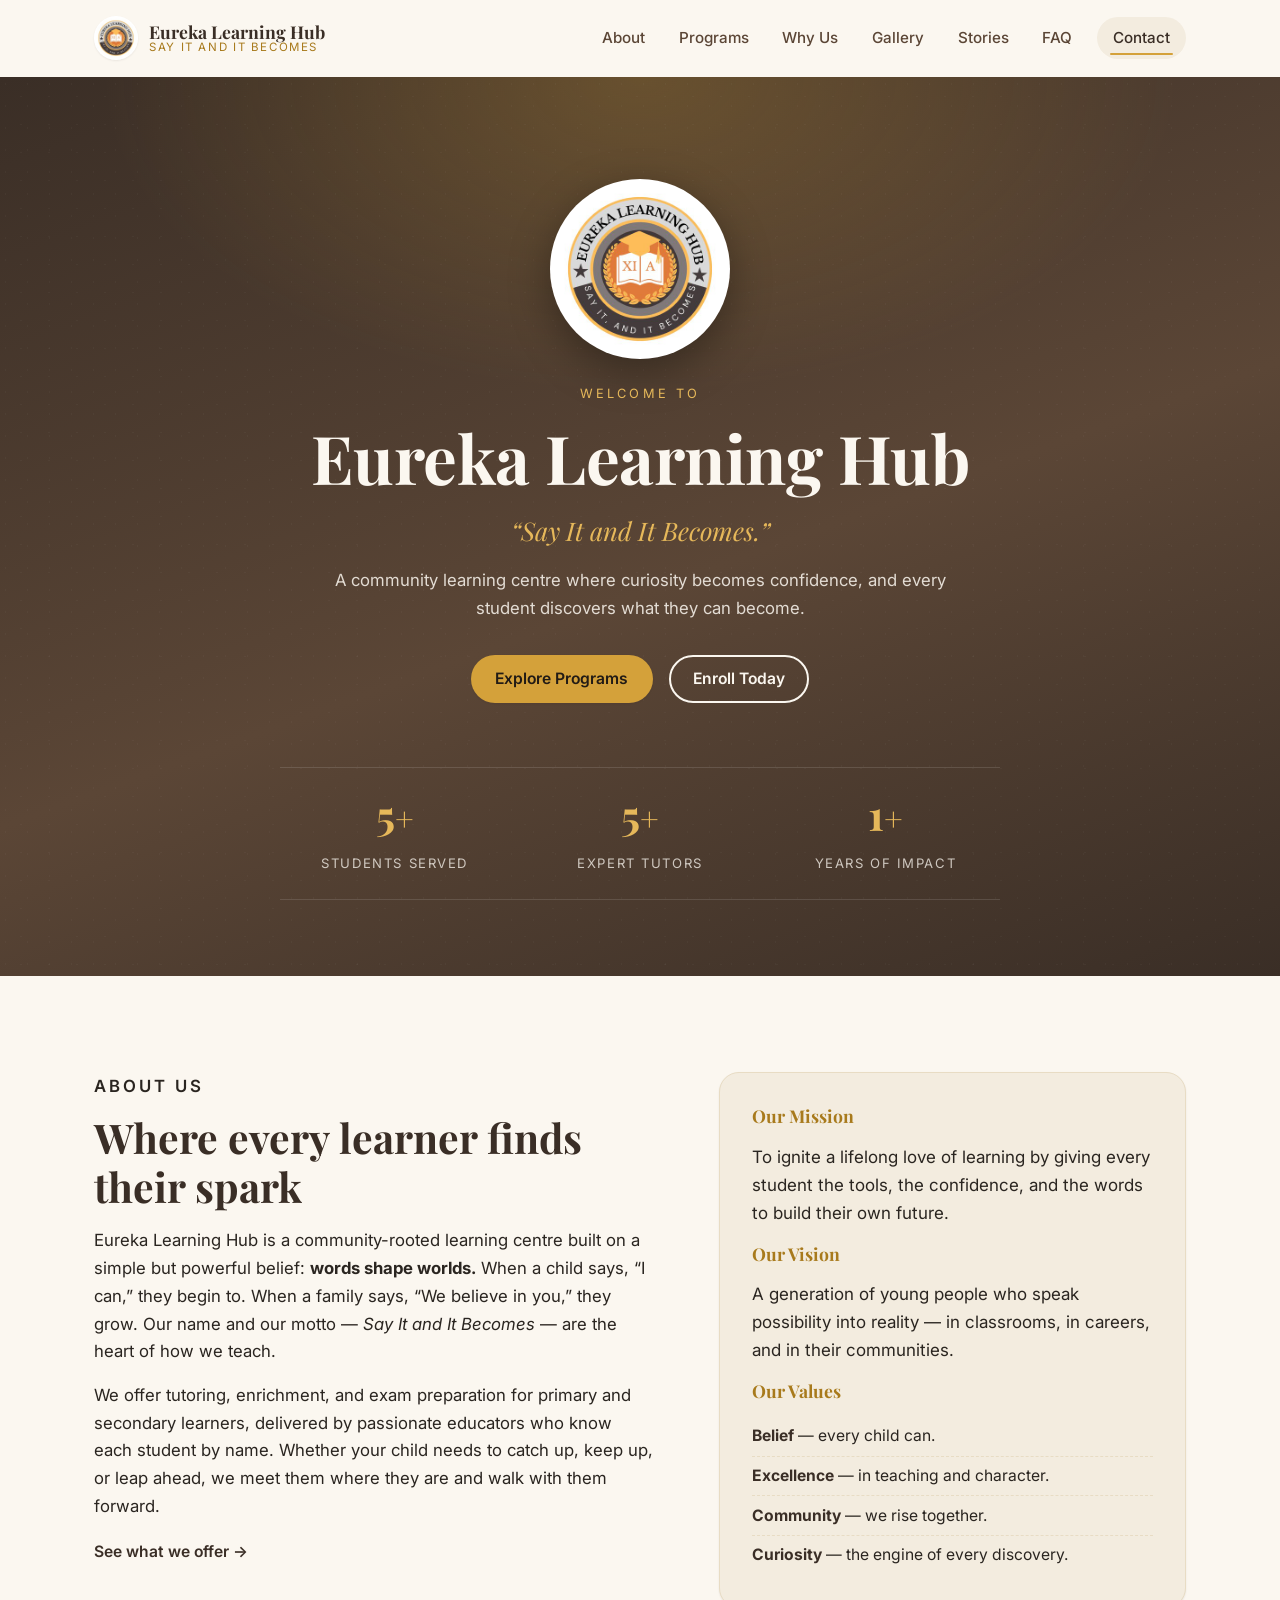
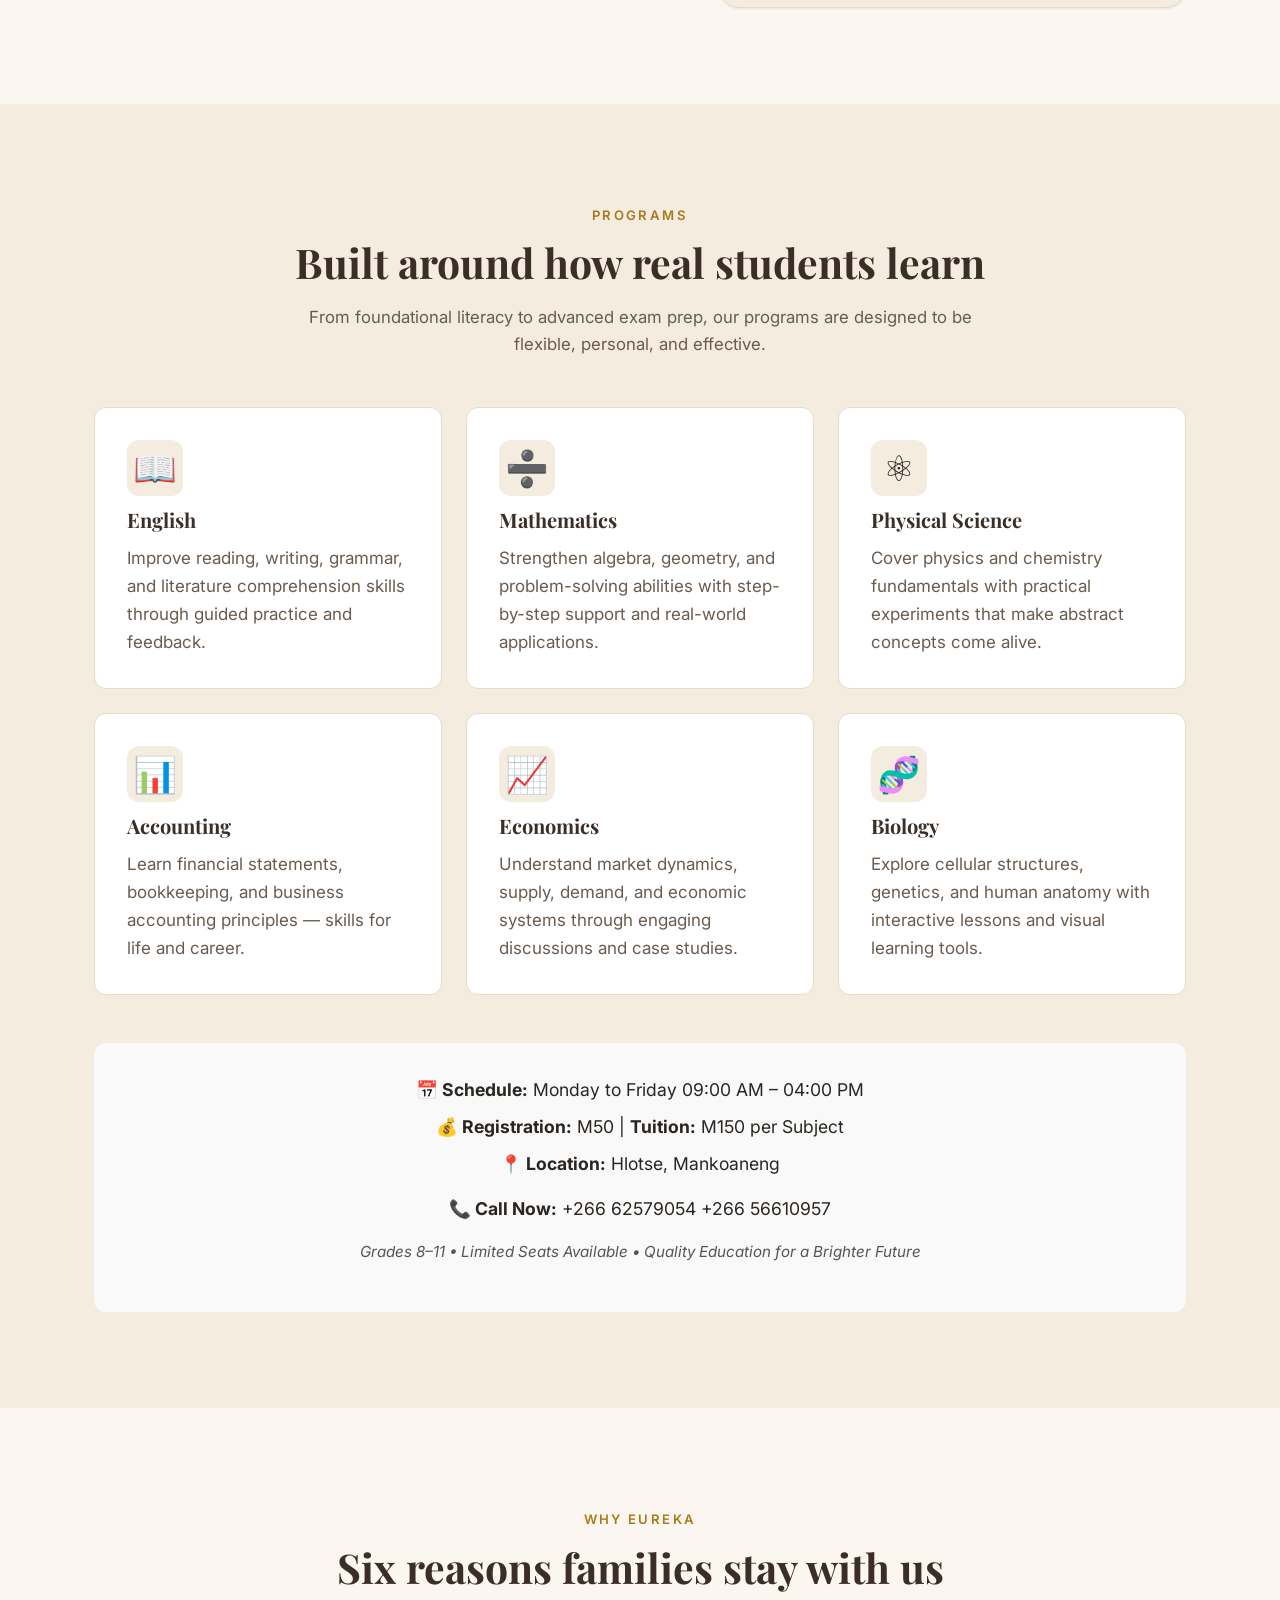
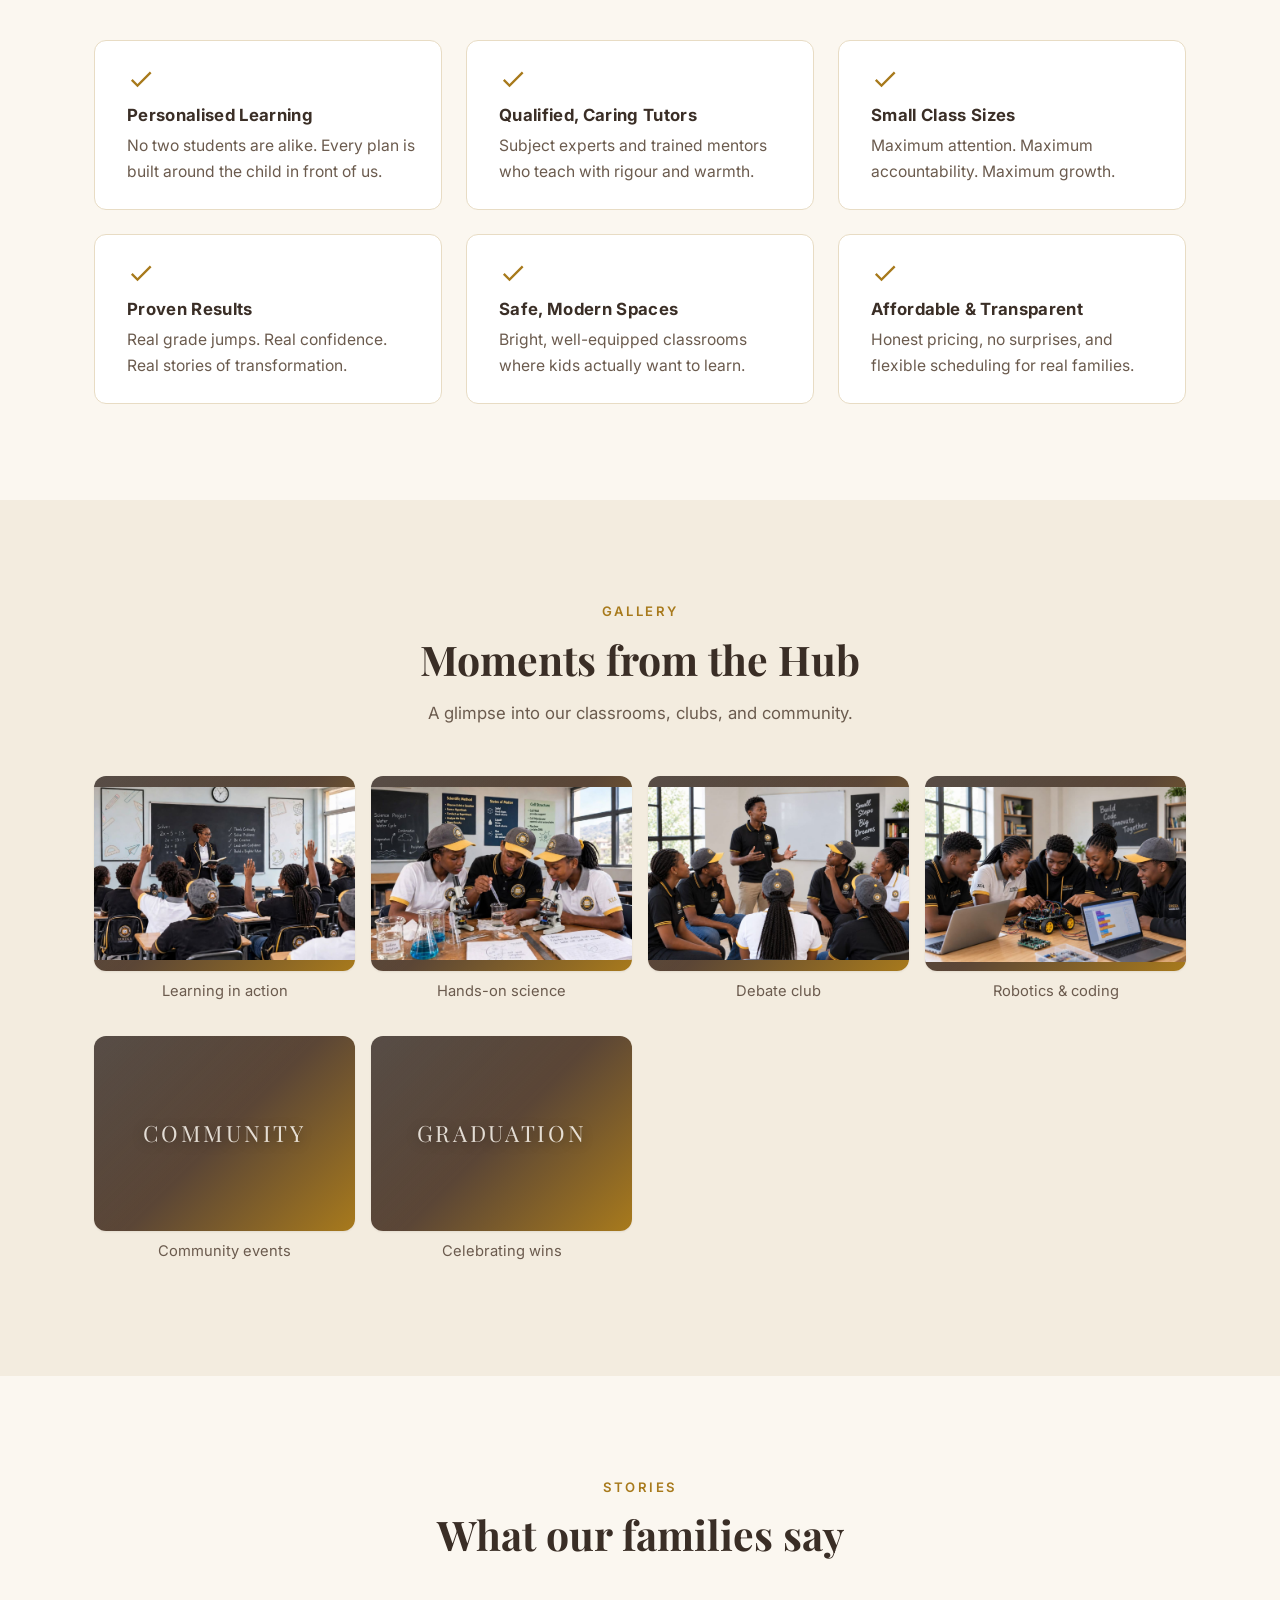
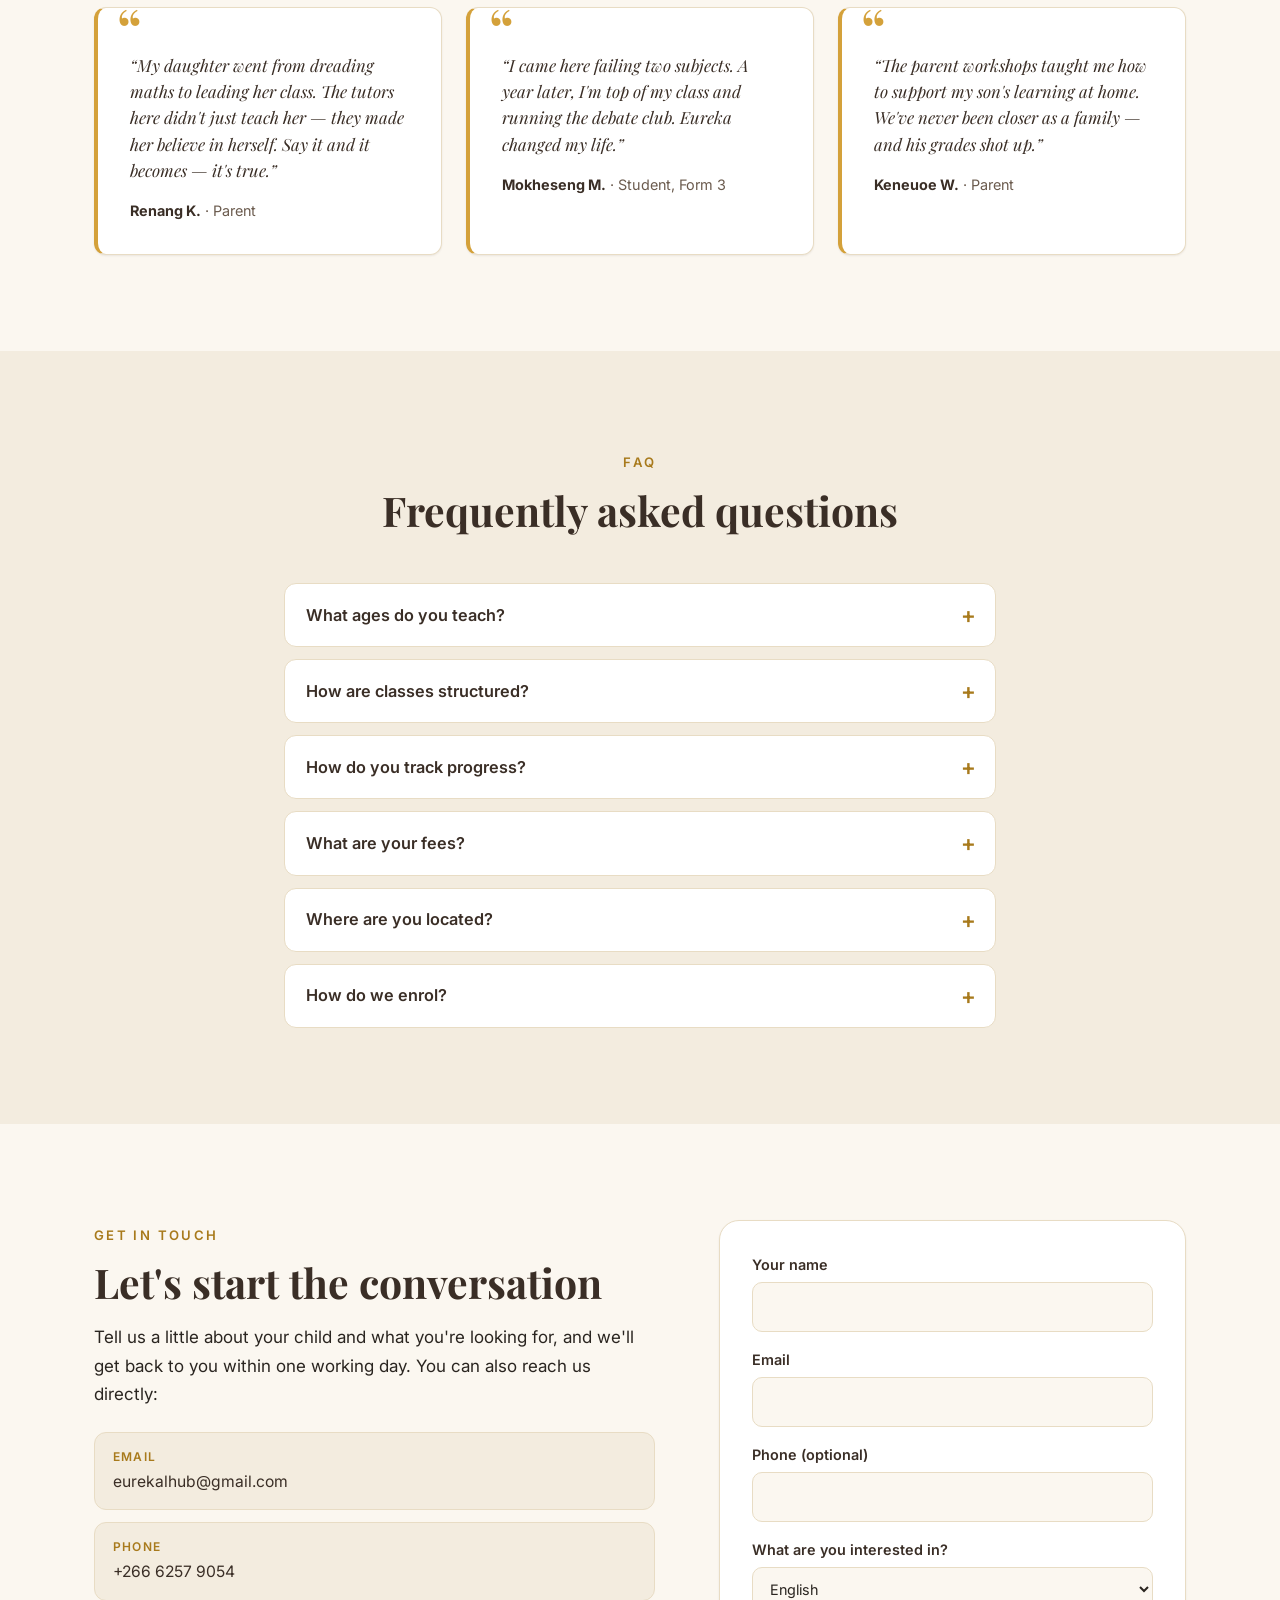
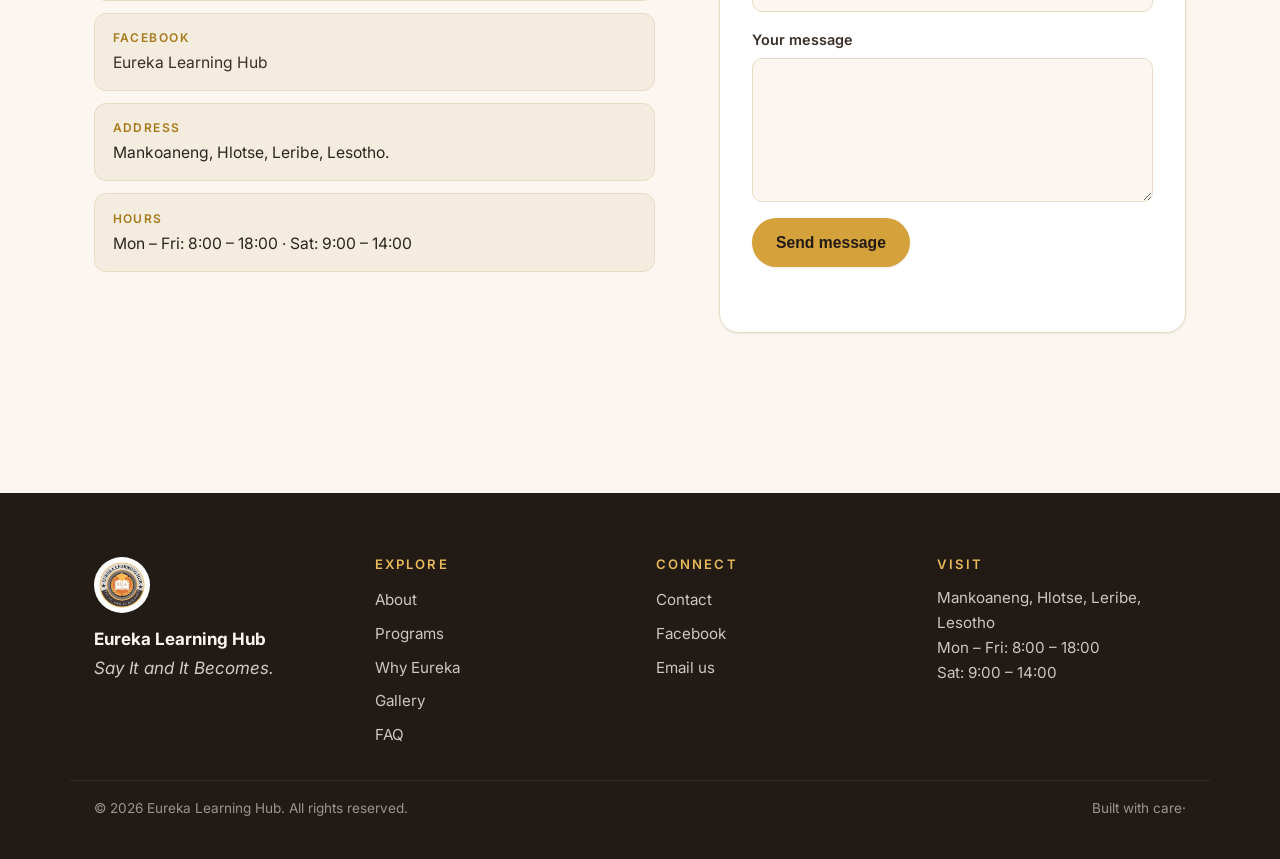
<file: index.html>
<!DOCTYPE html>
<!--
  ==============================================================================
  Eureka Learning Hub — Official Website
  ==============================================================================
  Author:        Eureka Learning Hub web team
  License:       MIT
  Stack:         Pure HTML5 + CSS3 + vanilla JavaScript (zero build step)
  Hosting:       GitHub Pages (static)
  Repo:          https://github.com/Chaka12/eureka-learning-hub
  Live site:     https://chaka12.github.io/Chaka12/eureka-learning-hub

  ==============================================================================
-->
<html lang="en">
<head>
  <!-- ==================== META / SEO ==================== -->
  <meta charset="UTF-8" />
  <meta name="viewport" content="width=device-width, initial-scale=1.0" />
  <meta name="theme-color" content="#3a2e26" />

  <!-- Primary SEO tags — update the description to match your school’s copy. -->
  <title>Eureka Learning Hub | Say It and It Becomes</title>
  <meta
    name="description"
    content="Eureka Learning Hub is a community learning centre where students discover, grow, and achieve. Tutoring, enrichment, and exam prep — say it and it becomes."
  />
  <meta name="keywords" content="Eureka Learning Hub, tutoring, after-school, learning centre, exam prep, enrichment, education" />
  <meta name="author" content="Eureka Learning Hub" />
  <link rel="canonical" href="https://chaka12.github.io/eureka-learning-hub/" />

  <!-- Open Graph (Facebook, LinkedIn, WhatsApp preview) -->
  <meta property="og:type" content="website" />
  <meta property="og:title" content="Eureka Learning Hub | Say It and It Becomes" />
  <meta property="og:description" content="A community learning centre where students discover, grow, and achieve." />
  <meta property="og:image" content="assets/images/og-image.jpg" />
  <meta property="og:url" content="https://chaka.github.io/eureka-learning-hub/" />
  <meta property="og:site_name" content="Eureka Learning Hub" />

  <!-- Twitter card -->
  <meta name="twitter:card" content="summary_large_image" />
  <meta name="twitter:title" content="Eureka Learning Hub | Say It and It Becomes" />
  <meta name="twitter:description" content="A community learning centre where students discover, grow, and achieve." />
  <meta name="twitter:image" content="assets/images/og-image.jpg" />

  <!-- Favicons (multiple sizes for different devices) -->
  <link rel="icon" type="image/png" sizes="32x32" href="assets/images/favicon-32.png" />
  <link rel="apple-touch-icon" href="assets/images/apple-touch-icon.png" />

  <!-- Fonts: preconnect to Google Fonts then load a classic + display pair
       that matches the academic feel of the logo. -->
  <link rel="preconnect" href="https://fonts.googleapis.com" />
  <link rel="preconnect" href="https://fonts.gstatic.com" crossorigin />
  <link
    href="https://fonts.googleapis.com/css2?family=Playfair+Display:wght@600;700;900&family=Inter:wght@400;500;600;700&display=swap"
    rel="stylesheet"
  />

  <!-- Our single stylesheet — all theming, layout, and responsive rules. -->
  <link rel="stylesheet" href="assets/css/style.css" />

  <!-- Structured data: helps Google display a rich result for the school. -->
  <script type="application/ld+json">
  {
    "@context": "https://schema.org",
    "@type": "EducationalOrganization",
    "name": "Eureka Learning Hub",
    "url": "https://chaka12.github.io/eureka-learning-hub/",
    "logo": "https://chaka12.github.io/eureka-learning-hub/assets/images/logo-400.jpg",
    "description": "A community learning centre where students discover, grow, and achieve.",
    "sameAs": [
      "https://www.facebook.com/profile.php?id=61590815549113"
    ]
  }
  </script>
</head>

<body>
  <!-- ====================================================================
       SKIP LINK — accessibility helper so keyboard users can jump to main.
       Visually hidden until focused.
       ==================================================================== -->
  <a class="skip-link" href="#main">Skip to main content</a>

  <!-- ====================================================================
       HEADER + NAVIGATION
       Sticky on scroll, mobile hamburger toggle handled in main.js.
       ==================================================================== -->
  <header class="site-header" id="site-header">
    <div class="container header-inner">
      <!-- Brand: logo + wordmark. Clicking it returns to top. -->
      <a href="#top" class="brand" aria-label="Eureka Learning Hub — home">
        <img
          src="assets/images/logo-200.jpg"
          alt="Eureka Learning Hub logo"
          class="brand-logo"
          width="48"
          height="48"
        />
        <span class="brand-text">
          <span class="brand-name">Eureka Learning Hub</span>
          <span class="brand-tag">Say It and It Becomes</span>
        </span>
      </a>

      <!-- Primary navigation. aria-expanded toggled by JS for mobile menu. -->
      <button
        class="nav-toggle"
        id="nav-toggle"
        aria-expanded="false"
        aria-controls="primary-nav"
        aria-label="Open menu"
      >
        <span class="nav-toggle-bar"></span>
        <span class="nav-toggle-bar"></span>
        <span class="nav-toggle-bar"></span>
      </button>

      <nav class="primary-nav" id="primary-nav" aria-label="Primary">
        <ul>
          <li><a href="#about">About</a></li>
          <li><a href="#programs">Programs</a></li>
          <li><a href="#why">Why Us</a></li>
          <li><a href="#gallery">Gallery</a></li>
          <li><a href="#testimonials">Stories</a></li>
          <li><a href="#faq">FAQ</a></li>
          <li><a href="#contact" class="nav-cta">Contact</a></li>
        </ul>
      </nav>
    </div>
  </header>

  <main id="main">
    <!-- ================================================================
         HERO
         Top-of-page anchor. Uses a CSS gradient that matches the logo's
         gold/brown palette so the page feels branded even before the
         user sees the logo image.
         ================================================================ -->
    <section class="hero" id="top">
      <div class="hero-bg" aria-hidden="true"></div>
      <div class="container hero-inner">
        <img
          src="assets/images/logo-400.jpg"
          alt="Eureka Learning Hub seal"
          class="hero-logo"
          width="200"
          height="200"
          loading="eager"
        />
        <p class="hero-eyebrow">Welcome to</p>
        <h1 class="hero-title">Eureka Learning Hub</h1>
        <p class="hero-tagline">“Say It and It Becomes.”</p>
        <p class="hero-sub">
          A community learning centre where curiosity becomes confidence, and
          every student discovers what they can become.
        </p>
        <div class="hero-actions">
          <a href="#programs" class="btn btn-primary">Explore Programs</a>
          <a href="#contact" class="btn btn-ghost">Enroll Today</a>
        </div>

        <!-- Quick stats — pure CSS animation on scroll, no JS lib needed. -->
        <ul class="hero-stats" aria-label="At a glance">
          <li>
            <span class="stat-num" data-count="5">0</span><span class="stat-plus">+</span>
            <span class="stat-label">Students Served</span>
          </li>
          <li>
            <span class="stat-num" data-count="5">0</span><span class="stat-plus">+</span>
            <span class="stat-label">Expert Tutors</span>
          </li>
          <li>
            <span class="stat-num" data-count="1">0</span><span class="stat-plus">+</span>
            <span class="stat-label">Years of Impact</span>
          </li>
        </ul>
      </div>
    </section>

    <!-- ================================================================
         ABOUT
         Two-column on desktop, stacked on mobile. Image is a soft
         decorative panel that can be swapped for a real photo.
         ================================================================ -->
    <section class="section about" id="about">
      <div class="container two-col">
        <div class="about-text">
          <p class="section-eyebrow">About Us</p>
          <h2 class="section-title">Where every learner finds their spark</h2>
          <p>
            Eureka Learning Hub is a community-rooted learning centre built on a
            simple but powerful belief: <strong>words shape worlds.</strong> When
            a child says, “I can,” they begin to. When a family says, “We
            believe in you,” they grow. Our name and our motto — <em>Say It and
            It Becomes</em> — are the heart of how we teach.
          </p>
          <p>
            We offer tutoring, enrichment, and exam preparation for primary and
            secondary learners, delivered by passionate educators who know each
            student by name. Whether your child needs to catch up, keep up, or
            leap ahead, we meet them where they are and walk with them forward.
          </p>
          <a href="#programs" class="btn btn-link">See what we offer →</a>
        </div>

        <aside class="about-card" aria-label="Our mission">
          <h3>Our Mission</h3>
          <p>
            To ignite a lifelong love of learning by giving every student the
            tools, the confidence, and the words to build their own future.
          </p>
          <h3>Our Vision</h3>
          <p>
            A generation of young people who speak possibility into reality —
            in classrooms, in careers, and in their communities.
          </p>
          <h3>Our Values</h3>
          <ul class="value-list">
            <li><strong>Belief</strong> — every child can.</li>
            <li><strong>Excellence</strong> — in teaching and character.</li>
            <li><strong>Community</strong> — we rise together.</li>
            <li><strong>Curiosity</strong> — the engine of every discovery.</li>
          </ul>
        </aside>
      </div>
    </section>

    <!-- ================================================================
         PROGRAMS
         A grid of program cards. Edit the title/text/icon-emoji of each
         .program-card to match what you actually offer.
         ================================================================ -->
    <section class="section programs" id="programs">
      <div class="container">
        <header class="section-head">
          <p class="section-eyebrow">Programs</p>
          <h2 class="section-title">Built around how real students learn</h2>
          <p class="section-lead">
            From foundational literacy to advanced exam prep, our programs are
            designed to be flexible, personal, and effective.
          </p>
        </header>
    
        <ul class="program-grid">
          <li class="program-card">
            <div class="program-icon" aria-hidden="true">📖</div>
            <h3>English</h3>
            <p>
              Improve reading, writing, grammar, and literature comprehension skills
              through guided practice and feedback.
            </p>
          </li>
          <li class="program-card">
            <div class="program-icon" aria-hidden="true">➗</div>
            <h3>Mathematics</h3>
            <p>
              Strengthen algebra, geometry, and problem-solving abilities with
              step-by-step support and real-world applications.
            </p>
          </li>
          <li class="program-card">
            <div class="program-icon" aria-hidden="true">⚛️</div>
            <h3>Physical Science</h3>
            <p>
              Cover physics and chemistry fundamentals with practical experiments
              that make abstract concepts come alive.
            </p>
          </li>
          <li class="program-card">
            <div class="program-icon" aria-hidden="true">📊</div>
            <h3>Accounting</h3>
            <p>
              Learn financial statements, bookkeeping, and business accounting
              principles — skills for life and career.
            </p>
          </li>
          <li class="program-card">
            <div class="program-icon" aria-hidden="true">📈</div>
            <h3>Economics</h3>
            <p>
              Understand market dynamics, supply, demand, and economic systems
              through engaging discussions and case studies.
            </p>
          </li>
          <li class="program-card">
            <div class="program-icon" aria-hidden="true">🧬</div>
            <h3>Biology</h3>
            <p>
              Explore cellular structures, genetics, and human anatomy with
              interactive lessons and visual learning tools.
            </p>
          </li>
        </ul>
    
        <!-- Additional info from the poster -->
        <div style="margin-top: 3rem; text-align: center; background: #f9f9f9; padding: 2rem; border-radius: 12px;">
          <p style="font-size: 1.1rem; margin-bottom: 0.5rem;">
            <strong>📅 Schedule:</strong> Monday to Friday 09:00 AM – 04:00 PM
          </p>
          <p style="font-size: 1.1rem; margin-bottom: 0.5rem;">
            <strong>💰 Registration:</strong> M50 | <strong>Tuition:</strong> M150 per Subject
          </p>
          <p style="font-size: 1.1rem; margin-bottom: 0.5rem;">
            <strong>📍 Location:</strong> Hlotse, Mankoaneng 
          </p>
          <p style="font-size: 1.1rem; margin-top: 1rem;">
            <strong>📞 Call Now:</strong> +266 62579054 +266 56610957
          </p>
          <p style="font-size: 0.95rem; color: #555; margin-top: 0.5rem;">
            <em>Grades 8–11 • Limited Seats Available • Quality Education for a Brighter Future</em>
          </p>
        </div>
      </div>
    </section>

    <!-- ================================================================
         WHY US
         Six trust points with custom checkmark icons (inline SVG).
         ================================================================ -->
    <section class="section why" id="why">
      <div class="container">
        <header class="section-head">
          <p class="section-eyebrow">Why Eureka</p>
          <h2 class="section-title">Six reasons families stay with us</h2>
        </header>

        <ul class="why-grid">
          <li>
            <svg viewBox="0 0 24 24" aria-hidden="true" class="why-icon">
              <path d="M9 16.2 4.8 12l-1.4 1.4L9 19l12-12-1.4-1.4z"/>
            </svg>
            <h3>Personalised Learning</h3>
            <p>No two students are alike. Every plan is built around the child in front of us.</p>
          </li>
          <li>
            <svg viewBox="0 0 24 24" aria-hidden="true" class="why-icon">
              <path d="M9 16.2 4.8 12l-1.4 1.4L9 19l12-12-1.4-1.4z"/>
            </svg>
            <h3>Qualified, Caring Tutors</h3>
            <p>Subject experts and trained mentors who teach with rigour and warmth.</p>
          </li>
          <li>
            <svg viewBox="0 0 24 24" aria-hidden="true" class="why-icon">
              <path d="M9 16.2 4.8 12l-1.4 1.4L9 19l12-12-1.4-1.4z"/>
            </svg>
            <h3>Small Class Sizes</h3>
            <p>Maximum attention. Maximum accountability. Maximum growth.</p>
          </li>
          <li>
            <svg viewBox="0 0 24 24" aria-hidden="true" class="why-icon">
              <path d="M9 16.2 4.8 12l-1.4 1.4L9 19l12-12-1.4-1.4z"/>
            </svg>
            <h3>Proven Results</h3>
            <p>Real grade jumps. Real confidence. Real stories of transformation.</p>
          </li>
          <li>
            <svg viewBox="0 0 24 24" aria-hidden="true" class="why-icon">
              <path d="M9 16.2 4.8 12l-1.4 1.4L9 19l12-12-1.4-1.4z"/>
            </svg>
            <h3>Safe, Modern Spaces</h3>
            <p>Bright, well-equipped classrooms where kids actually want to learn.</p>
          </li>
          <li>
            <svg viewBox="0 0 24 24" aria-hidden="true" class="why-icon">
              <path d="M9 16.2 4.8 12l-1.4 1.4L9 19l12-12-1.4-1.4z"/>
            </svg>
            <h3>Affordable &amp; Transparent</h3>
            <p>Honest pricing, no surprises, and flexible scheduling for real families.</p>
          </li>
        </ul>
      </div>
    </section>

    <!-- ================================================================
         GALLERY
         Placeholder slots — drop in real photos from your Facebook page.
         We render the placeholders with branded gradients + captions so
         the section looks intentional even before real photos land.
         ================================================================ -->
    <section class="section gallery" id="gallery">
      <div class="container">
        <header class="section-head">
          <p class="section-eyebrow">Gallery</p>
          <h2 class="section-title">Moments from the Hub</h2>
          <p class="section-lead">
            A glimpse into our classrooms, clubs, and community. 
          </p>
        </header>

        <ul class="gallery-grid">
          <li class="gallery-item">
            <div class="gallery-img" data-label=""><img 
                                                               src="assets/images/maths.jpg" 
                                                               style="padding-top:11px"
                                                               /></div>
            <p>Learning in action</p>
          </li>
          <li class="gallery-item">
            <div class="gallery-img" data-label=""><img 
                                                               src="assets/images/Chemistry%20lab.jpg" 
                                                            style="padding-top:11px"
                                                               />
            </div>
            <p>Hands-on science</p>
          </li>
          <li class="gallery-item">
            <div class="gallery-img" data-label=""><img 
                                                               src="assets/images/youthgoup.jpg" 
                                                           style="padding-top:11px"
                                                               /></div>
            <p>Debate club</p>
          </li>
          <li class="gallery-item">
            <div class="gallery-img" data-label=""><img 
                                                               src="assets/images/robotics.jpg" 
                                                             style="padding-top:11px"
                                                               />
            </div>
            <p>Robotics &amp; coding</p>
          </li>
          <li class="gallery-item">
            <div class="gallery-img" data-label="Community"></div>
            <p>Community events</p>
          </li>
          <li class="gallery-item">
            <div class="gallery-img" data-label="Graduation">
            </div>
            <p>Celebrating wins</p>
          </li>
        </ul>
      </div>
    </section>

    <!-- ================================================================
         TESTIMONIALS
         Carousel-free, simple grid. Easy to add more <li>s.
         ================================================================ -->
    <section class="section testimonials" id="testimonials">
      <div class="container">
        <header class="section-head">
          <p class="section-eyebrow">Stories</p>
          <h2 class="section-title">What our families say</h2>
        </header>

        <ul class="testimonial-grid">
          <li class="testimonial">
            <p class="testimonial-quote">
              “My daughter went from dreading maths to leading her class. The
              tutors here didn't just teach her — they made her believe in
              herself. Say it and it becomes — it's true.”
            </p>
            <p class="testimonial-author">
              <strong>Renang K.</strong> · Parent
            </p>
          </li>
          <li class="testimonial">
            <p class="testimonial-quote">
              “I came here failing two subjects. A year later, I'm top of my
              class and running the debate club. Eureka changed my life.”
            </p>
            <p class="testimonial-author">
              <strong>Mokheseng M.</strong> · Student, Form 3
            </p>
          </li>
          <li class="testimonial">
            <p class="testimonial-quote">
              “The parent workshops taught me how to support my son's learning
              at home. We've never been closer as a family — and his grades
              shot up.”
            </p>
            <p class="testimonial-author">
              <strong>Keneuoe W.</strong> · Parent
            </p>
          </li>
        </ul>
      </div>
    </section>

    <!-- ================================================================
         FAQ
         Native <details>/<summary> so it works without JS. We enhance
         with smooth animation in main.js for the "only one open at a time"
         behavior.
         ================================================================ -->
    <section class="section faq" id="faq">
      <div class="container narrow">
        <header class="section-head">
          <p class="section-eyebrow">FAQ</p>
          <h2 class="section-title">Frequently asked questions</h2>
        </header>

        <div class="faq-list">
          <details class="faq-item">
            <summary>What ages do you teach?</summary>
            <p>
              We work with learners from age 4 through to upper secondary. Our
              early-learners programme focuses on ages 4–7, core tutoring covers
              primary and secondary, and our exam-prep classes support students
              through their high-stakes examinations.
            </p>
          </details>
          <details class="faq-item">
            <summary>How are classes structured?</summary>
            <p>
              Most students attend 1–5 sessions per week. Sessions are usually
              60–90 minutes, with a maximum of 6 students per small group. We
              also offer one-on-one intensive tutoring for students who need
              focused attention.
            </p>
          </details>
          <details class="faq-item">
            <summary>How do you track progress?</summary>
            <p>
              Every student gets a personal learning plan and a baseline
              assessment. Parents receive written progress reports every term
              and informal check-ins much more often.
            </p>
          </details>
          <details class="faq-item">
            <summary>What are your fees?</summary>
            <p>
              Fees vary by programme. We keep our pricing
              transparent and offer sibling discounts and need-based
              scholarships. Contact us for a current fee schedule.
            </p>
          </details>
          <details class="faq-item">
            <summary>Where are you located?</summary>
            <p>
              Mankoaneng, Hlotse, Leribe, Lesotho. 
            </p>
          </details>
          <details class="faq-item">
            <summary>How do we enrol?</summary>
            <p>
              Send us a message through the contact form below, message us on
              Facebook, or call us. We'll set up a free consultation, learn
              about your child, and recommend the right starting point.
            </p>
          </details>
        </div>
      </div>
    </section>

    <!-- ================================================================
         CONTACT
         A form (no backend; uses mailto: as a graceful fallback) plus
         direct contact details. Replace placeholder details with yours.
         ================================================================ -->
    <section class="section contact" id="contact">
      <div class="container two-col">
        <div class="contact-text">
          <p class="section-eyebrow">Get in touch</p>
          <h2 class="section-title">Let's start the conversation</h2>
          <p>
            Tell us a little about your child and what you're looking for, and
            we'll get back to you within one working day. You can also reach
            us directly:
          </p>

          <ul class="contact-list">
            <li>
              <strong>Email</strong>
              <a href="mailto:eurekalhub@gmail.com">eurekalhub@gmail.com</a>
            </li>
            <li>
              <strong>Phone</strong>
              <a href="tel:+266 62579054">+266 6257 9054</a>
            </li>
            <li>
              <strong>Facebook</strong>
              <a
                href="https://www.facebook.com/profile.php?id=61590815549113"
                target="_blank"
                rel="noopener noreferrer"
              >Eureka Learning Hub</a>
            </li>
            <li>
              <strong>Address</strong>
              <span>Mankoaneng, Hlotse, Leribe, Lesotho.</span>
            </li>
            <li>
              <strong>Hours</strong>
              <span>Mon – Fri: 8:00 – 18:00 · Sat: 9:00 – 14:00</span>
            </li>
          </ul>
        </div>

        <!-- The form has no backend; submission opens the user's mail client.
             To make it work without email, swap action="#contact" and add a
             service like Formspree, Web3Forms, or Getform. -->
        <form class="contact-form" id="contact-form" action="eurekalhub@gmail.com" method="post" enctype="text/plain" novalidate>
          <label>
            <span>Your name</span>
            <input type="text" name="name" required autocomplete="name" />
          </label>
          <label>
            <span>Email</span>
            <input type="email" name="email" required autocomplete="email" />
          </label>
          <label>
            <span>Phone (optional)</span>
            <input type="tel" name="phone" autocomplete="tel" />
          </label>
          <label>
            <span>What are you interested in?</span>
            <select name="interest">
              <option>English</option>
              <option>Mathematics</option>
              <option>Physical Science</option>
              <option>Accounting</option>
              <option>Economics</option>
              <option>Biology</option>
              <option>Other</option>
            </select>
          </label>
          <label>
            <span>Your message</span>
            <textarea name="message" rows="5" required></textarea>
          </label>
          <button type="submit" class="btn btn-primary">Send message</button>
          <p class="form-status" id="form-status" role="status" aria-live="polite"></p>
        </form>
      </div>
    </section>
  </main>

  <!-- ====================================================================
       FOOTER
       ==================================================================== -->
  <footer class="site-footer">
    <div class="container footer-grid">
      <div class="footer-brand">
        <img src="assets/images/logo-200.jpg" alt="Eureka Learning Hub logo" width="56" height="56" />
        <p>
          <strong>Eureka Learning Hub</strong><br />
          <em>Say It and It Becomes.</em>
        </p>
      </div>

      <nav class="footer-nav" aria-label="Footer">
        <h4>Explore</h4>
        <ul>
          <li><a href="#about">About</a></li>
          <li><a href="#programs">Programs</a></li>
          <li><a href="#why">Why Eureka</a></li>
          <li><a href="#gallery">Gallery</a></li>
          <li><a href="#faq">FAQ</a></li>
        </ul>
      </nav>

      <nav class="footer-nav" aria-label="Footer contact">
        <h4>Connect</h4>
        <ul>
          <li><a href="#contact">Contact</a></li>
          <li>
            <a
              href="https://www.facebook.com/profile.php?id=61590815549113"
              target="_blank"
              rel="noopener noreferrer"
            >Facebook</a>
          </li>
          <li><a href="mailto:chakatm.5@gmail.com">Email us</a></li>
        </ul>
      </nav>

      <div class="footer-meta">
        <h4>Visit</h4>
        <p>
          Mankoaneng, Hlotse, Leribe, Lesotho<br />
          Mon – Fri: 8:00 – 18:00<br />
          Sat: 9:00 – 14:00
        </p>
      </div>
    </div>

    <div class="container footer-bottom">
      <p>© <span id="year">2025</span> Eureka Learning Hub. All rights reserved.</p>
      <p>
        Built with care· 
      </p>
    </div>
  </footer>

  <!-- Single JS file: handles nav toggle, smooth scroll, FAQ accordion
       enhancement, animated counters, and form feedback. -->
  <script src="assets/js/main.js" defer></script>
</body>
</html>
</file>
<file: assets/css/style.css>
/* =============================================================================
   Eureka Learning Hub — Stylesheet
   =============================================================================
   Table of contents
     1.  Design tokens (CSS custom properties)
     2.  Base + reset
     3.  Layout primitives (container, section, two-col)
     4.  Typography
     5.  Buttons
     6.  Header + primary navigation (incl. mobile hamburger)
     7.  Hero
     8.  About
     9.  Programs
     10. Why us
     11. Gallery
     12. Testimonials
     13. FAQ
     14. Contact
     15. Footer
     16. Utilities (skip-link, animations, reveal-on-scroll)
     17. Responsive overrides
     18. Reduced motion + print
   =============================================================================
   Color palette is taken directly from the school seal:
     --gold      ≈ the warm amber of the ring and cap
     --brown     ≈ the dark band and inner ring
     --brown-700 ≈ deeper brown for primary surfaces
     --cream     ≈ soft background, off-white
   =============================================================================
*/

/* =============================================================================
   1. DESIGN TOKENS
   Edit the values here to re-theme the entire site.
   ============================================================================= */
:root {
  /* Brand colors (sampled from the logo) */
  --gold:        #d4a13a;
  --gold-soft:   #e6b85a;
  --gold-deep:   #a87a1c;
  --brown:       #5b4636;
  --brown-700:   #3a2e26;
  --brown-900:   #221b15;
  --ink:         #2a2520;
  --muted:       #6b5b4e;
  --cream:       #fbf7f0;
  --cream-deep:  #f3ecdf;
  --line:        #e8dcc4;

  /* Type */
  --font-display: "Playfair Display", "Georgia", serif;
  --font-body:    "Inter", system-ui, -apple-system, "Segoe UI", Roboto, "Helvetica Neue", Arial, sans-serif;

  /* Spacing scale (8pt-ish) */
  --space-1: 0.25rem;
  --space-2: 0.5rem;
  --space-3: 0.75rem;
  --space-4: 1rem;
  --space-5: 1.5rem;
  --space-6: 2rem;
  --space-7: 3rem;
  --space-8: 4rem;
  --space-9: 6rem;

  /* Radii / shadows */
  --radius-sm: 6px;
  --radius:    12px;
  --radius-lg: 20px;
  --shadow-sm: 0 1px 2px rgba(34, 27, 21, .08);
  --shadow:    0 6px 20px rgba(34, 27, 21, .10);
  --shadow-lg: 0 20px 50px rgba(34, 27, 21, .15);

  /* Layout */
  --container-max: 1140px;
  --container-narrow: 760px;
  --header-h: 76px;
}

/* =============================================================================
   2. BASE + RESET
   ============================================================================= */
*,
*::before,
*::after { box-sizing: border-box; }

html {
  /* Smooth in-page anchor scrolling, but respect reduced motion below. */
  scroll-behavior: smooth;
  -webkit-text-size-adjust: 100%;
}

body {
  margin: 0;
  font-family: var(--font-body);
  font-size: 17px;
  line-height: 1.65;
  color: var(--ink);
  background: var(--cream);
  -webkit-font-smoothing: antialiased;
  text-rendering: optimizeLegibility;
}

img, svg { display: block; max-width: 100%; height: auto; }

a {
  color: var(--brown-700);
  text-decoration: none;
  transition: color .2s ease;
}
a:hover, a:focus-visible { color: var(--gold-deep); }

ul { list-style: none; padding: 0; margin: 0; }

h1, h2, h3, h4 {
  font-family: var(--font-display);
  color: var(--brown-700);
  line-height: 1.2;
  margin: 0 0 var(--space-4);
  font-weight: 700;
}

p { margin: 0 0 var(--space-4); }

:focus-visible {
  outline: 3px solid var(--gold);
  outline-offset: 2px;
  border-radius: 4px;
}

/* =============================================================================
   3. LAYOUT PRIMITIVES
   ============================================================================= */
.container {
  width: 100%;
  max-width: var(--container-max);
  margin: 0 auto;
  padding: 0 var(--space-5);
}
.container.narrow { max-width: var(--container-narrow); }

.section {
  padding: var(--space-9) 0;
  position: relative;
}
.section.alt { background: var(--cream-deep); }

.two-col {
  display: grid;
  grid-template-columns: 1fr;
  gap: var(--space-7);
  align-items: start;
}
@media (min-width: 880px) {
  .two-col { grid-template-columns: 1.2fr 1fr; gap: var(--space-8); }
}

.section-head {
  text-align: center;
  max-width: 720px;
  margin: 0 auto var(--space-7);
}
.section-eyebrow {
  display: inline-block;
  font-family: var(--font-body);
  font-size: .82rem;
  font-weight: 600;
  letter-spacing: .18em;
  text-transform: uppercase;
  color: var(--gold-deep);
  margin: 0 0 var(--space-3);
}
.section-title {
  font-size: clamp(1.8rem, 3.2vw, 2.6rem);
  margin: 0 0 var(--space-4);
}
.section-lead {
  font-size: 1.05rem;
  color: var(--muted);
  margin: 0;
}

/* =============================================================================
   4. TYPOGRAPHY (page-level)
   ============================================================================= */
h1 { font-size: clamp(2.2rem, 5vw, 3.6rem); }
h2 { font-size: clamp(1.7rem, 3.4vw, 2.4rem); }
h3 { font-size: 1.25rem; }
h4 { font-size: 1rem; font-family: var(--font-body); letter-spacing: .04em; text-transform: uppercase; color: var(--brown); }

/* =============================================================================
   5. BUTTONS
   ============================================================================= */
.btn {
  display: inline-block;
  padding: .9rem 1.4rem;
  border-radius: 999px;
  font-weight: 600;
  font-size: .98rem;
  line-height: 1;
  border: 2px solid transparent;
  cursor: pointer;
  transition: transform .15s ease, background .2s ease, color .2s ease, border-color .2s ease, box-shadow .2s ease;
  text-align: center;
  white-space: nowrap;
}
.btn:hover, .btn:focus-visible { transform: translateY(-2px); }
.btn:active { transform: translateY(0); }

.btn-primary {
  background: var(--gold);
  color: var(--brown-900);
  box-shadow: var(--shadow-sm);
}
.btn-primary:hover, .btn-primary:focus-visible {
  background: var(--gold-deep);
  color: var(--cream);
}

.btn-ghost {
  background: transparent;
  color: var(--cream);
  border-color: var(--cream);
}
.btn-ghost:hover, .btn-ghost:focus-visible {
  background: var(--cream);
  color: var(--brown-700);
}

.btn-link {
  background: transparent;
  color: var(--brown-700);
  border: none;
  padding: 0;
  border-radius: 0;
  font-weight: 600;
}
.btn-link:hover, .btn-link:focus-visible {
  color: var(--gold-deep);
  transform: none;
}

/* =============================================================================
   6. HEADER + NAVIGATION
   ============================================================================= */
.site-header {
  position: sticky;
  top: 0;
  z-index: 50;
  background: rgba(251, 247, 240, .92);
  backdrop-filter: saturate(160%) blur(10px);
  -webkit-backdrop-filter: saturate(160%) blur(10px);
  border-bottom: 1px solid transparent;
  transition: border-color .2s ease, box-shadow .2s ease, background .2s ease;
}
.site-header.scrolled {
  border-bottom-color: var(--line);
  box-shadow: var(--shadow-sm);
}
.header-inner {
  display: flex;
  align-items: center;
  justify-content: space-between;
  gap: var(--space-5);
  height: var(--header-h);
}

.brand {
  display: inline-flex;
  align-items: center;
  gap: .7rem;
  color: var(--brown-700);
}
.brand:hover { color: var(--brown-700); }
.brand-logo {
  width: 44px;
  height: 44px;
  border-radius: 50%;
  object-fit: cover;
  box-shadow: var(--shadow-sm);
}
.brand-text {
  display: flex;
  flex-direction: column;
  line-height: 1.1;
}
.brand-name {
  font-family: var(--font-display);
  font-weight: 700;
  font-size: 1.1rem;
  color: var(--brown-700);
}
.brand-tag {
  font-size: .72rem;
  letter-spacing: .14em;
  text-transform: uppercase;
  color: var(--gold-deep);
}

.primary-nav ul {
  display: flex;
  align-items: center;
  gap: var(--space-2);
}
.primary-nav a {
  display: inline-block;
  padding: .55rem .8rem;
  font-weight: 500;
  font-size: .95rem;
  color: var(--brown);
  border-radius: 8px;
}
.primary-nav a:hover, .primary-nav a:focus-visible {
  color: var(--brown-700);
  background: var(--cream-deep);
}
/* Active-section highlight — set by main.js when a section enters view */
.primary-nav a.is-active {
  color: var(--brown-700);
  background: var(--cream-deep);
  position: relative;
}
.primary-nav a.is-active::after {
  content: "";
  position: absolute;
  left: .8rem;
  right: .8rem;
  bottom: .25rem;
  height: 2px;
  background: var(--gold);
  border-radius: 2px;
}
.primary-nav .nav-cta {
  background: var(--brown-700);
  color: var(--cream);
  padding: .55rem 1rem;
  border-radius: 999px;
  margin-left: .25rem;
}
.primary-nav .nav-cta:hover,
.primary-nav .nav-cta:focus-visible {
  background: var(--gold);
  color: var(--brown-900);
}

/* Hamburger button — hidden on desktop, visible on mobile */
.nav-toggle {
  display: none;
  width: 44px;
  height: 44px;
  border: 1px solid var(--line);
  border-radius: 10px;
  background: transparent;
  cursor: pointer;
  flex-direction: column;
  align-items: center;
  justify-content: center;
  gap: 5px;
  padding: 0;
}
.nav-toggle-bar {
  display: block;
  width: 22px;
  height: 2px;
  background: var(--brown-700);
  border-radius: 2px;
  transition: transform .25s ease, opacity .25s ease;
}
/* Animate bars to an "X" when menu is open */
.nav-toggle[aria-expanded="true"] .nav-toggle-bar:nth-child(1) {
  transform: translateY(7px) rotate(45deg);
}
.nav-toggle[aria-expanded="true"] .nav-toggle-bar:nth-child(2) {
  opacity: 0;
}
.nav-toggle[aria-expanded="true"] .nav-toggle-bar:nth-child(3) {
  transform: translateY(-7px) rotate(-45deg);
}

/* =============================================================================
   7. HERO
   ============================================================================= */
.hero {
  position: relative;
  isolation: isolate;
  overflow: hidden;
  padding: clamp(3.5rem, 8vw, 6.5rem) 0 clamp(3rem, 6vw, 5rem);
  color: var(--cream);
  text-align: center;
}
.hero-bg {
  position: absolute;
  inset: 0;
  z-index: -1;
  background:
    radial-gradient(60% 50% at 50% 0%, rgba(212, 161, 58, .25) 0%, transparent 70%),
    linear-gradient(160deg, #3a2e26 0%, #5b4636 55%, #3a2e26 100%);
}
/* Subtle pattern overlay for texture */
.hero-bg::after {
  content: "";
  position: absolute;
  inset: 0;
  background-image:
    radial-gradient(circle at 25% 30%, rgba(255, 255, 255, .04) 0 1px, transparent 1px),
    radial-gradient(circle at 75% 70%, rgba(255, 255, 255, .04) 0 1px, transparent 1px);
  background-size: 22px 22px, 28px 28px;
  opacity: .8;
  pointer-events: none;
}

.hero-inner { position: relative; }
.hero-logo {
  width: clamp(120px, 18vw, 180px);
  height: clamp(120px, 18vw, 180px);
  border-radius: 50%;
  object-fit: cover;
  margin: 0 auto var(--space-5);
  box-shadow: 0 12px 40px rgba(0, 0, 0, .35);
  background: var(--cream);
}
.hero-eyebrow {
  text-transform: uppercase;
  letter-spacing: .25em;
  font-size: .8rem;
  color: var(--gold-soft);
  margin: 0 0 var(--space-3);
}
.hero-title {
  font-size: clamp(2.4rem, 6vw, 4.2rem);
  color: var(--cream);
  margin: 0 0 var(--space-3);
  letter-spacing: -.5px;
}
.hero-tagline {
  font-family: var(--font-display);
  font-style: italic;
  font-size: clamp(1.2rem, 2.4vw, 1.6rem);
  color: var(--gold-soft);
  margin: 0 0 var(--space-4);
}
.hero-sub {
  max-width: 640px;
  margin: 0 auto var(--space-6);
  color: rgba(251, 247, 240, .85);
  font-size: 1.05rem;
}
.hero-actions {
  display: flex;
  gap: var(--space-4);
  justify-content: center;
  flex-wrap: wrap;
  margin-bottom: var(--space-8);
}

.hero-stats {
  display: grid;
  grid-template-columns: repeat(3, 1fr);
  gap: var(--space-4);
  max-width: 720px;
  margin: 0 auto;
  padding: var(--space-5) 0;
  border-top: 1px solid rgba(255, 255, 255, .12);
  border-bottom: 1px solid rgba(255, 255, 255, .12);
}
.hero-stats li {
  text-align: center;
}
.stat-num {
  display: inline-block;
  font-family: var(--font-display);
  font-size: clamp(1.8rem, 4vw, 2.6rem);
  font-weight: 700;
  color: var(--gold-soft);
  line-height: 1;
}
.stat-plus {
  display: inline-block;
  font-family: var(--font-display);
  font-size: clamp(1.4rem, 3vw, 2rem);
  color: var(--gold-soft);
}
.stat-label {
  display: block;
  font-size: .82rem;
  letter-spacing: .12em;
  text-transform: uppercase;
  color: rgba(251, 247, 240, .75);
  margin-top: var(--space-2);
}

/* =============================================================================
   8. ABOUT
   ============================================================================= */
.about-text p {
  color: var(--ink);
  font-size: 1.05rem;
}
.about-card {
  background: var(--cream-deep);
  border: 1px solid var(--line);
  border-radius: var(--radius-lg);
  padding: var(--space-6);
  box-shadow: var(--shadow-sm);
}
.about-card h3 {
  margin-top: var(--space-4);
  font-size: 1.1rem;
  color: var(--gold-deep);
}
.about-card h3:first-child { margin-top: 0; }
.value-list li {
  padding: .4rem 0;
  border-bottom: 1px dashed var(--line);
  color: var(--ink);
  font-size: .98rem;
}
.value-list li:last-child { border-bottom: 0; }
.value-list strong { color: var(--brown-700); }

/* =============================================================================
   9. PROGRAMS
   ============================================================================= */
.programs { background: var(--cream-deep); }
.program-grid {
  display: grid;
  grid-template-columns: repeat(auto-fit, minmax(260px, 1fr));
  gap: var(--space-5);
}
.program-card {
  background: #fff;
  border: 1px solid var(--line);
  border-radius: var(--radius);
  padding: var(--space-6);
  transition: transform .25s ease, box-shadow .25s ease, border-color .25s ease;
  position: relative;
  overflow: hidden;
}
.program-card::before {
  content: "";
  position: absolute;
  top: 0; left: 0; right: 0;
  height: 4px;
  background: linear-gradient(90deg, var(--gold) 0%, var(--gold-deep) 100%);
  transform: scaleX(0);
  transform-origin: left;
  transition: transform .3s ease;
}
.program-card:hover {
  transform: translateY(-4px);
  box-shadow: var(--shadow);
  border-color: var(--gold-soft);
}
.program-card:hover::before { transform: scaleX(1); }
.program-icon {
  font-size: 2.2rem;
  margin-bottom: var(--space-3);
  display: inline-flex;
  width: 56px;
  height: 56px;
  align-items: center;
  justify-content: center;
  background: var(--cream-deep);
  border-radius: var(--radius);
}
.program-card h3 { margin-bottom: var(--space-3); }
.program-card p { color: var(--muted); margin: 0; }

/* =============================================================================
   10. WHY US
   ============================================================================= */
.why-grid {
  display: grid;
  grid-template-columns: repeat(auto-fit, minmax(280px, 1fr));
  gap: var(--space-5);
}
.why-grid li {
  background: #fff;
  border: 1px solid var(--line);
  border-radius: var(--radius);
  padding: var(--space-5) var(--space-5) var(--space-5) var(--space-6);
  position: relative;
  transition: transform .2s ease, box-shadow .2s ease;
}
.why-grid li:hover { transform: translateY(-3px); box-shadow: var(--shadow); }
.why-icon {
  width: 28px;
  height: 28px;
  fill: var(--gold-deep);
  margin-bottom: var(--space-3);
}
.why-grid h3 {
  font-family: var(--font-body);
  font-size: 1.05rem;
  letter-spacing: .02em;
  text-transform: none;
  color: var(--brown-700);
  margin-bottom: var(--space-2);
}
.why-grid p { color: var(--muted); margin: 0; font-size: .98rem; }

/* =============================================================================
   11. GALLERY
   ============================================================================= */
.gallery { background: var(--cream-deep); }
.gallery-grid {
  display: grid;
  grid-template-columns: repeat(auto-fit, minmax(240px, 1fr));
  gap: var(--space-4);
}
.gallery-item p {
  margin-top: var(--space-2);
  font-size: .92rem;
  color: var(--muted);
  text-align: center;
}
.gallery-img {
  width: 100%;
  aspect-ratio: 4 / 3;
  border-radius: var(--radius);
  background:
    linear-gradient(135deg, rgba(255, 255, 255, .15) 0%, transparent 50%),
    linear-gradient(135deg, var(--brown-700) 0%, var(--brown) 50%, var(--gold-deep) 100%);
  position: relative;
  overflow: hidden;
  box-shadow: var(--shadow-sm);
  transition: transform .3s ease;
}
.gallery-img::after {
  /* Caption inside the placeholder so the grid feels intentional. */
  content: attr(data-label);
  position: absolute;
  inset: 0;
  display: flex;
  align-items: center;
  justify-content: center;
  font-family: var(--font-display);
  font-size: 1.4rem;
  letter-spacing: .12em;
  text-transform: uppercase;
  color: rgba(251, 247, 240, .85);
  text-shadow: 0 2px 12px rgba(0, 0, 0, .35);
}
.gallery-item:hover .gallery-img { transform: scale(1.02); }

/* =============================================================================
   12. TESTIMONIALS
   ============================================================================= */
.testimonial-grid {
  display: grid;
  grid-template-columns: repeat(auto-fit, minmax(280px, 1fr));
  gap: var(--space-5);
}
.testimonial {
  background: #fff;
  border: 1px solid var(--line);
  border-left: 4px solid var(--gold);
  border-radius: var(--radius);
  padding: var(--space-6);
  position: relative;
  box-shadow: var(--shadow-sm);
}
.testimonial::before {
  content: "“";
  position: absolute;
  top: -10px;
  left: 18px;
  font-family: var(--font-display);
  font-size: 4rem;
  color: var(--gold);
  line-height: 1;
}
.testimonial-quote {
  font-family: var(--font-display);
  font-size: 1.05rem;
  line-height: 1.55;
  color: var(--brown-700);
  margin: var(--space-3) 0 var(--space-4);
  font-style: italic;
}
.testimonial-author {
  font-size: .9rem;
  color: var(--muted);
  margin: 0;
}
.testimonial-author strong { color: var(--brown-700); }

/* =============================================================================
   13. FAQ
   ============================================================================= */
.faq { background: var(--cream-deep); }
.faq-list {
  display: flex;
  flex-direction: column;
  gap: var(--space-3);
}
.faq-item {
  background: #fff;
  border: 1px solid var(--line);
  border-radius: var(--radius);
  padding: 0;
  overflow: hidden;
  transition: border-color .2s ease, box-shadow .2s ease;
}
.faq-item[open] {
  border-color: var(--gold-soft);
  box-shadow: var(--shadow-sm);
}
.faq-item summary {
  list-style: none;        /* remove default disclosure triangle */
  cursor: pointer;
  padding: 1.1rem 1.3rem;
  font-weight: 600;
  font-size: 1.02rem;
  color: var(--brown-700);
  position: relative;
  padding-right: 3rem;
  transition: background .2s ease;
}
.faq-item summary::-webkit-details-marker { display: none; }
.faq-item summary::after {
  content: "+";
  position: absolute;
  right: 1.2rem;
  top: 50%;
  transform: translateY(-50%);
  font-size: 1.4rem;
  color: var(--gold-deep);
  transition: transform .25s ease;
  line-height: 1;
}
.faq-item[open] summary::after { content: "−"; }
.faq-item summary:hover { background: var(--cream-deep); }
.faq-item p {
  margin: 0;
  padding: 0 1.3rem 1.2rem;
  color: var(--muted);
}

/* =============================================================================
   14. CONTACT
   ============================================================================= */
.contact-list {
  display: flex;
  flex-direction: column;
  gap: var(--space-3);
  margin-top: var(--space-5);
}
.contact-list li {
  background: var(--cream-deep);
  border: 1px solid var(--line);
  border-radius: var(--radius);
  padding: .9rem 1.1rem;
  font-size: .98rem;
}
.contact-list strong {
  display: block;
  font-size: .75rem;
  letter-spacing: .12em;
  text-transform: uppercase;
  color: var(--gold-deep);
  margin-bottom: 2px;
  font-weight: 600;
}

.contact-form {
  background: #fff;
  border: 1px solid var(--line);
  border-radius: var(--radius-lg);
  padding: var(--space-6);
  box-shadow: var(--shadow-sm);
  display: flex;
  flex-direction: column;
  gap: var(--space-4);
}
.contact-form label {
  display: flex;
  flex-direction: column;
  gap: .35rem;
  font-size: .9rem;
  color: var(--brown-700);
  font-weight: 600;
}
.contact-form input,
.contact-form select,
.contact-form textarea {
  font: inherit;
  font-weight: 400;
  color: var(--ink);
  padding: .75rem .85rem;
  border: 1px solid var(--line);
  border-radius: 10px;
  background: var(--cream);
  transition: border-color .2s ease, box-shadow .2s ease, background .2s ease;
}
.contact-form input:focus,
.contact-form select:focus,
.contact-form textarea:focus {
  outline: none;
  border-color: var(--gold);
  background: #fff;
  box-shadow: 0 0 0 4px rgba(212, 161, 58, .15);
}
.contact-form textarea { resize: vertical; min-height: 120px; }
.contact-form button { align-self: flex-start; }
.form-status {
  margin: 0;
  font-size: .92rem;
  color: var(--gold-deep);
  min-height: 1.2em;
}
.form-status.is-error { color: #b9472a; }

/* =============================================================================
   15. FOOTER
   ============================================================================= */
.site-footer {
  background: var(--brown-900);
  color: rgba(251, 247, 240, .8);
  padding: var(--space-8) 0 var(--space-5);
  margin-top: var(--space-8);
}
.footer-grid {
  display: grid;
  grid-template-columns: repeat(auto-fit, minmax(200px, 1fr));
  gap: var(--space-6);
  margin-bottom: var(--space-6);
}
.footer-brand img {
  width: 56px;
  height: 56px;
  border-radius: 50%;
  margin-bottom: var(--space-3);
  background: var(--cream);
  object-fit: cover;
}
.footer-brand p { margin: 0; }
.footer-brand strong { color: var(--cream); }

.footer-nav h4,
.footer-meta h4 {
  color: var(--gold-soft);
  font-size: .82rem;
  letter-spacing: .16em;
  margin: 0 0 var(--space-3);
  font-weight: 600;
  text-transform: uppercase;
}
.footer-nav ul { display: flex; flex-direction: column; gap: .35rem; }
.footer-nav a {
  color: rgba(251, 247, 240, .78);
  font-size: .95rem;
}
.footer-nav a:hover, .footer-nav a:focus-visible {
  color: var(--gold-soft);
}
.footer-meta p { font-size: .95rem; color: rgba(251, 247, 240, .78); }

.footer-bottom {
  display: flex;
  justify-content: space-between;
  align-items: center;
  flex-wrap: wrap;
  gap: var(--space-3);
  padding-top: var(--space-4);
  border-top: 1px solid rgba(255, 255, 255, .08);
  font-size: .85rem;
  color: rgba(251, 247, 240, .55);
}
.footer-bottom a { color: var(--gold-soft); }

/* =============================================================================
   16. UTILITIES
   ============================================================================= */
.skip-link {
  position: absolute;
  top: -100px;
  left: 1rem;
  background: var(--brown-700);
  color: var(--cream);
  padding: .7rem 1rem;
  border-radius: 8px;
  z-index: 100;
  font-weight: 600;
}
.skip-link:focus { top: 1rem; color: var(--cream); }

/* Reveal-on-scroll: elements start slightly translated and faded; a
   JS helper in main.js adds .is-visible once they enter the viewport. */
.reveal {
  opacity: 0;
  transform: translateY(20px);
  transition: opacity .8s ease, transform .8s ease;
}
.reveal.is-visible {
  opacity: 1;
  transform: none;
}

/* =============================================================================
   17. RESPONSIVE OVERRIDES
   ============================================================================= */
@media (max-width: 880px) {
  :root { --header-h: 68px; }
  .section { padding: var(--space-8) 0; }

  /* Mobile nav: show hamburger, hide inline list, render as a panel. */
  .nav-toggle { display: inline-flex; }
  .primary-nav {
    position: absolute;
    top: var(--header-h);
    left: 0; right: 0;
    background: var(--cream);
    border-bottom: 1px solid var(--line);
    box-shadow: var(--shadow);
    transform: translateY(-12px);
    opacity: 0;
    pointer-events: none;
    transition: transform .25s ease, opacity .25s ease;
  }
  .primary-nav.is-open {
    transform: none;
    opacity: 1;
    pointer-events: auto;
  }
  .primary-nav ul {
    flex-direction: column;
    align-items: stretch;
    gap: 0;
    padding: var(--space-3);
  }
  .primary-nav a {
    display: block;
    padding: .9rem 1rem;
    border-radius: 8px;
  }
  .primary-nav .nav-cta {
    text-align: center;
    margin: .5rem 0 0;
  }
}

@media (max-width: 540px) {
  .hero-stats { grid-template-columns: 1fr; gap: var(--space-3); }
  .hero-stats li { padding: .5rem 0; }
  .footer-bottom { flex-direction: column; text-align: center; }
}

/* =============================================================================
   18. REDUCED MOTION + PRINT
   ============================================================================= */
@media (prefers-reduced-motion: reduce) {
  html { scroll-behavior: auto; }
  *, *::before, *::after {
    animation-duration: .001ms !important;
    transition-duration: .001ms !important;
  }
  .reveal { opacity: 1; transform: none; }
}

@media print {
  .site-header, .site-footer, .nav-toggle, .hero-actions, .contact-form { display: none !important; }
  body { background: #fff; color: #000; }
  a { color: #000; text-decoration: underline; }
  .section { padding: 1rem 0; }
}
</file>
